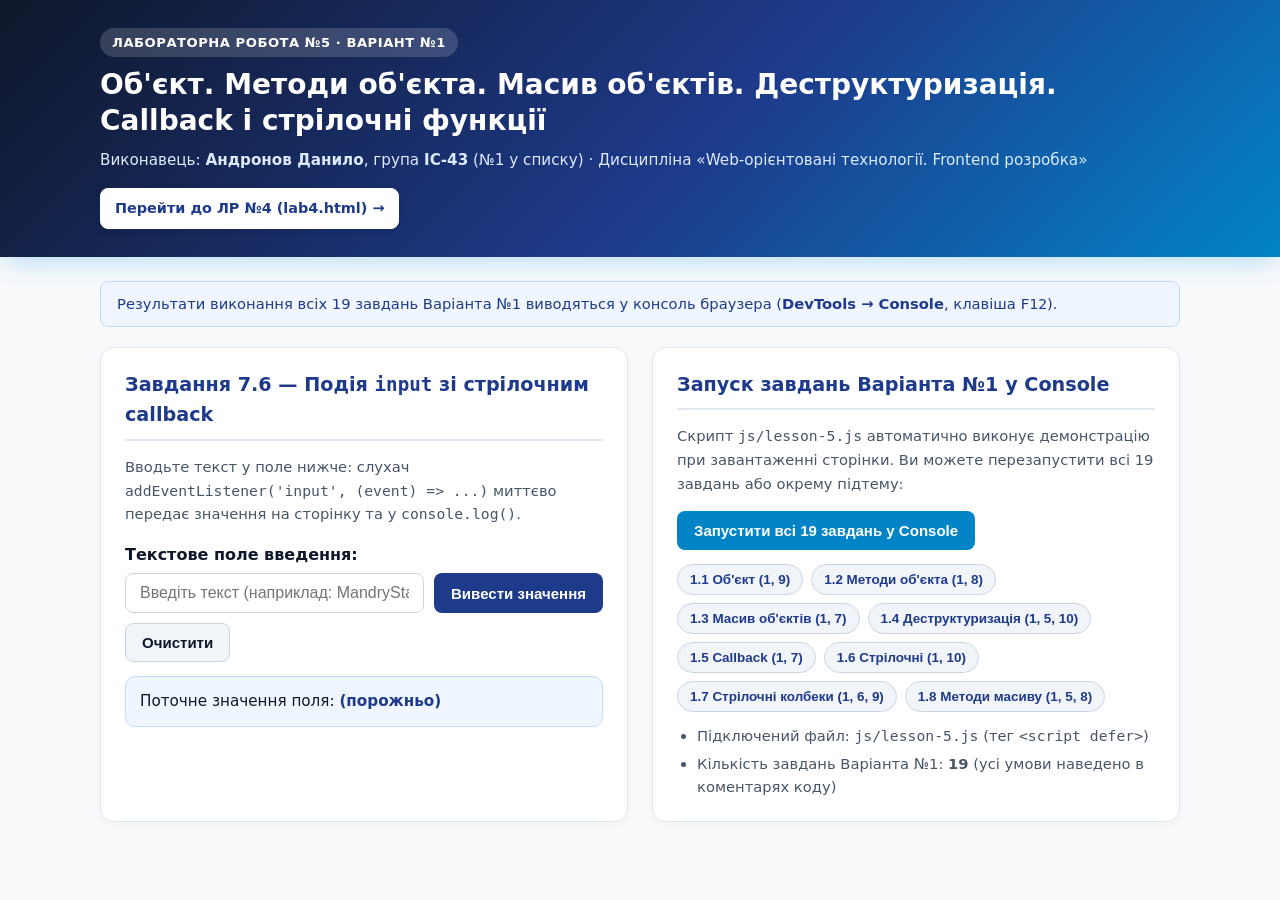
<file: index.html>
<!DOCTYPE html>
<html lang="uk">
<head>
    <meta charset="UTF-8">
    <meta name="viewport" content="width=device-width, initial-scale=1.0">
    <title>ЛР №5 — Об'єкти, методи, деструктуризація, callback, стрілочні функції (ІС-43)</title>
    <link rel="stylesheet" href="css/style.css">
    <script defer src="js/lesson-5.js"></script>
</head>
<body>
    <header class="page-header">
        <div class="container">
            <div class="header-top">
                <div>
                    <span class="header-badge">Лабораторна робота №5 · Варіант №1</span>
                    <h1>Об'єкт. Методи об'єкта. Масив об'єктів. Деструктуризація. Callback і стрілочні функції</h1>
                    <p class="header-meta">
                        Виконавець: <strong>Андронов Данило</strong>, група <strong>ІС-43</strong> (№1 у списку) ·
                        Дисципліна «Web-орієнтовані технології. Frontend розробка»
                    </p>
                </div>
                <nav class="header-nav" aria-label="Навігація лабораторними роботами">
                    <a class="nav-link" href="lab4.html">Перейти до ЛР №4 (lab4.html) →</a>
                </nav>
            </div>
        </div>
    </header>

    <main class="container">
        <p class="console-hint">
            Результати виконання всіх 19 завдань Варіанта №1 виводяться у консоль браузера (<strong>DevTools → Console</strong>, клавіша <code>F12</code>).
        </p>

        <div class="grid-layout">
            <!-- Інтерактивний блок для Завдання 7.6 -->
            <section class="card" aria-labelledby="task-7-6-title">
                <h2 id="task-7-6-title">Завдання 7.6 — Подія <code>input</code> зі стрілочним callback</h2>
                <p class="card-subtitle">
                    Вводьте текст у поле нижче: слухач <code>addEventListener('input', (event) =&gt; ...)</code> миттєво передає значення на сторінку та у <code>console.log()</code>.
                </p>

                <form id="task-7-6-form">
                    <div class="form-group">
                        <label for="task-7-6-input">Текстове поле введення:</label>
                        <div class="input-row">
                            <input
                                type="text"
                                id="task-7-6-input"
                                name="liveText"
                                placeholder="Введіть текст (наприклад: MandryStay ІС-43)..."
                                autocomplete="off"
                            >
                            <button type="button" id="task-7-6-button" class="btn btn-primary">
                                Вивести значення
                            </button>
                            <button type="button" id="task-7-6-clear" class="btn btn-secondary">
                                Очистити
                            </button>
                        </div>
                    </div>
                </form>

                <div class="live-output-box">
                    Поточне значення поля: <output id="task-7-6-output" for="task-7-6-input">(порожньо)</output>
                </div>
                <p id="task-7-6-status" class="status-note" aria-live="polite"></p>
            </section>

            <!-- Керування запуском демонстрацій Варіанта №1 у DevTools Console -->
            <section class="card" aria-labelledby="runner-title">
                <h2 id="runner-title">Запуск завдань Варіанта №1 у Console</h2>
                <p class="card-subtitle">
                    Скрипт <code>js/lesson-5.js</code> автоматично виконує демонстрацію при завантаженні сторінки. Ви можете перезапустити всі 19 завдань або окрему підтему:
                </p>

                <div class="input-row">
                    <button type="button" id="run-all-demos-btn" class="btn btn-accent">
                        Запустити всі 19 завдань у Console
                    </button>
                </div>

                <div class="subtopics-grid" aria-label="Запуск за підтемами">
                    <button type="button" class="btn-pill" data-subtopic="1">1.1 Об'єкт (1, 9)</button>
                    <button type="button" class="btn-pill" data-subtopic="2">1.2 Методи об'єкта (1, 8)</button>
                    <button type="button" class="btn-pill" data-subtopic="3">1.3 Масив об'єктів (1, 7)</button>
                    <button type="button" class="btn-pill" data-subtopic="4">1.4 Деструктуризація (1, 5, 10)</button>
                    <button type="button" class="btn-pill" data-subtopic="5">1.5 Callback (1, 7)</button>
                    <button type="button" class="btn-pill" data-subtopic="6">1.6 Стрілочні (1, 10)</button>
                    <button type="button" class="btn-pill" data-subtopic="7">1.7 Стрілочні колбеки (1, 6, 9)</button>
                    <button type="button" class="btn-pill" data-subtopic="8">1.8 Методи масиву (1, 5, 8)</button>
                </div>

                <ul class="tasks-list">
                    <li>Підключений файл: <code>js/lesson-5.js</code> (тег <code>&lt;script defer&gt;</code>)</li>
                    <li>Кількість завдань Варіанта №1: <strong>19</strong> (усі умови наведено в коментарях коду)</li>
                </ul>
            </section>
        </div>
    </main>
</body>
</html>
</file>
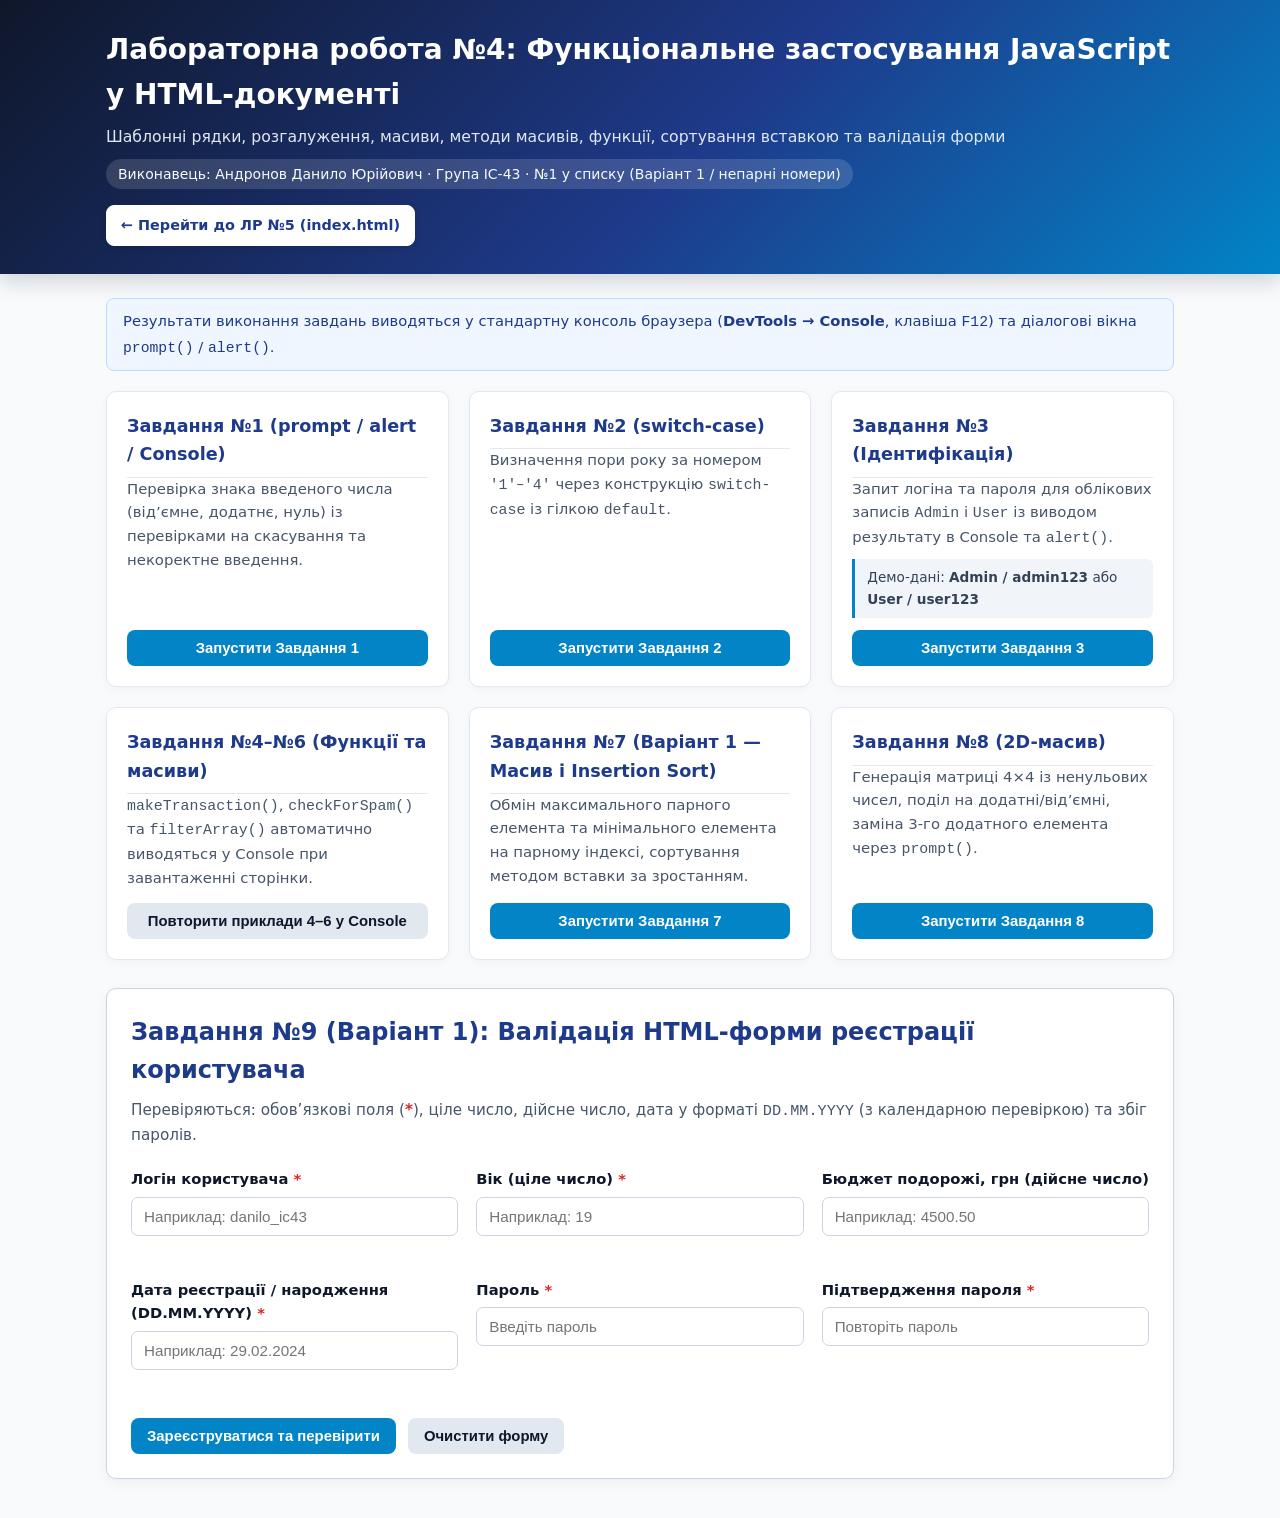
<file: lab4.html>
<!DOCTYPE html>
<html lang="uk">
<head>
  <meta charset="UTF-8">
  <meta name="viewport" content="width=device-width, initial-scale=1.0">
  <title>ЛР №4 — Функціональне застосування JS у HTML-документі (Андронов Д. Ю., ІС-43)</title>
  <link rel="stylesheet" href="style.css">
  <script defer src="js/lesson-4.js"></script>
</head>
<body>
  <header class="page-header">
    <div class="container">
      <div class="header-top">
        <div>
          <h1>Лабораторна робота №4: Функціональне застосування JavaScript у HTML-документі</h1>
          <p class="page-subtitle">Шаблонні рядки, розгалуження, масиви, методи масивів, функції, сортування вставкою та валідація форми</p>
          <span class="student-meta">Виконавець: Андронов Данило Юрійович · Група ІС-43 · №1 у списку (Варіант 1 / непарні номери)</span>
        </div>
        <nav class="header-nav" aria-label="Навігація лабораторними роботами">
          <a class="nav-link" href="index.html">← Перейти до ЛР №5 (index.html)</a>
        </nav>
      </div>
    </div>
  </header>

  <main class="container">
    <p class="console-hint">
      Результати виконання завдань виводяться у стандартну консоль браузера (<strong>DevTools → Console</strong>, клавіша <code>F12</code>) та діалогові вікна <code>prompt()</code> / <code>alert()</code>.
    </p>

    <section aria-label="Демонстрація завдань 1–8" class="grid-layout">
      <article class="task-card">
        <div>
          <h2>Завдання №1 (prompt / alert / Console)</h2>
          <p>Перевірка знака введеного числа (від’ємне, додатнє, нуль) із перевірками на скасування та некоректне введення.</p>
        </div>
        <button type="button" class="btn btn-primary" id="btn-task-1">Запустити Завдання 1</button>
      </article>

      <article class="task-card">
        <div>
          <h2>Завдання №2 (switch-case)</h2>
          <p>Визначення пори року за номером <code>'1'</code>–<code>'4'</code> через конструкцію <code>switch-case</code> із гілкою <code>default</code>.</p>
        </div>
        <button type="button" class="btn btn-primary" id="btn-task-2">Запустити Завдання 2</button>
      </article>

      <article class="task-card">
        <div>
          <h2>Завдання №3 (Ідентифікація)</h2>
          <p>Запит логіна та пароля для облікових записів <code>Admin</code> і <code>User</code> із виводом результату в Console та <code>alert()</code>.</p>
          <div class="hint-box">Демо-дані: <strong>Admin / admin123</strong> або <strong>User / user123</strong></div>
        </div>
        <button type="button" class="btn btn-primary" id="btn-task-3">Запустити Завдання 3</button>
      </article>

      <article class="task-card">
        <div>
          <h2>Завдання №4–№6 (Функції та масиви)</h2>
          <p><code>makeTransaction()</code>, <code>checkForSpam()</code> та <code>filterArray()</code> автоматично виводяться у Console при завантаженні сторінки.</p>
        </div>
        <button type="button" class="btn btn-secondary" id="btn-task-4-6">Повторити приклади 4–6 у Console</button>
      </article>

      <article class="task-card">
        <div>
          <h2>Завдання №7 (Варіант 1 — Масив і Insertion Sort)</h2>
          <p>Обмін максимального парного елемента та мінімального елемента на парному індексі, сортування методом вставки за зростанням.</p>
        </div>
        <button type="button" class="btn btn-primary" id="btn-task-7">Запустити Завдання 7</button>
      </article>

      <article class="task-card">
        <div>
          <h2>Завдання №8 (2D-масив)</h2>
          <p>Генерація матриці 4×4 із ненульових чисел, поділ на додатні/від’ємні, заміна 3-го додатного елемента через <code>prompt()</code>.</p>
        </div>
        <button type="button" class="btn btn-primary" id="btn-task-8">Запустити Завдання 8</button>
      </article>
    </section>

    <section class="form-section" id="task-9-section">
      <h2>Завдання №9 (Варіант 1): Валідація HTML-форми реєстрації користувача</h2>
      <p class="form-description">
        Перевіряються: обов’язкові поля (<span class="required-mark">*</span>), ціле число, дійсне число,
        дата у форматі <code>DD.MM.YYYY</code> (з календарною перевіркою) та збіг паролів.
      </p>

      <form id="registration-form" class="reg-form" novalidate>
        <div class="form-group">
          <label for="reg-username">Логін користувача <span class="required-mark">*</span></label>
          <input type="text" id="reg-username" name="username" placeholder="Наприклад: danilo_ic43" autocomplete="username">
          <span class="field-error" id="err-username" role="alert"></span>
        </div>

        <div class="form-group">
          <label for="reg-age">Вік (ціле число) <span class="required-mark">*</span></label>
          <input type="text" id="reg-age" name="age" placeholder="Наприклад: 19" inputmode="numeric">
          <span class="field-error" id="err-age" role="alert"></span>
        </div>

        <div class="form-group">
          <label for="reg-budget">Бюджет подорожі, грн (дійсне число)</label>
          <input type="text" id="reg-budget" name="budget" placeholder="Наприклад: 4500.50" inputmode="decimal">
          <span class="field-error" id="err-budget" role="alert"></span>
        </div>

        <div class="form-group">
          <label for="reg-birthdate">Дата реєстрації / народження (DD.MM.YYYY) <span class="required-mark">*</span></label>
          <input type="text" id="reg-birthdate" name="birthDate" placeholder="Наприклад: 29.02.2024">
          <span class="field-error" id="err-birthDate" role="alert"></span>
        </div>

        <div class="form-group">
          <label for="reg-password">Пароль <span class="required-mark">*</span></label>
          <input type="password" id="reg-password" name="password" placeholder="Введіть пароль" autocomplete="new-password">
          <span class="field-error" id="err-password" role="alert"></span>
        </div>

        <div class="form-group">
          <label for="reg-confirm-password">Підтвердження пароля <span class="required-mark">*</span></label>
          <input type="password" id="reg-confirm-password" name="confirmPassword" placeholder="Повторіть пароль" autocomplete="new-password">
          <span class="field-error" id="err-confirmPassword" role="alert"></span>
        </div>

        <div class="form-actions">
          <button type="submit" class="btn btn-primary">Зареєструватися та перевірити</button>
          <button type="reset" class="btn btn-secondary" id="btn-reset-reg">Очистити форму</button>
        </div>

        <div id="reg-form-status" class="form-status" role="status" aria-live="polite"></div>
      </form>
    </section>
  </main>
</body>
</html>
</file>
<file: css/style.css>
/* Стилі демонстраційної сторінки ЛР №5 (ІС-43, Андронов Данило, Варіант №1) */

* {
    box-sizing: border-box;
    margin: 0;
    padding: 0;
}

:root {
    --bg-page: #f8fafc;
    --bg-card: #ffffff;
    --ink-main: #0f172a;
    --ink-muted: #475569;
    --border-soft: #e2e8f0;
    --brand-dark: #0f172a;
    --brand-primary: #1e3a8a;
    --brand-accent: #0284c7;
    --brand-soft: #eff6ff;
}

body {
    font-family: system-ui, -apple-system, BlinkMacSystemFont, "Segoe UI", Roboto, Arial, sans-serif;
    font-size: 16px;
    line-height: 1.6;
    color: var(--ink-main);
    background-color: var(--bg-page);
    padding-bottom: 48px;
}

.page-header {
    background: linear-gradient(135deg, var(--brand-dark) 0%, var(--brand-primary) 55%, var(--brand-accent) 100%);
    color: #ffffff;
    padding: 28px 24px;
    box-shadow: 0 10px 25px -5px rgba(2, 132, 199, 0.25);
    margin-bottom: 24px;
}

.container {
    max-width: 1120px;
    margin: 0 auto;
    padding: 0 20px;
}

.header-top {
    display: flex;
    justify-content: space-between;
    align-items: flex-start;
    flex-wrap: wrap;
    gap: 16px;
}

.header-badge {
    display: inline-block;
    font-size: 0.82rem;
    font-weight: 700;
    letter-spacing: 0.04em;
    text-transform: uppercase;
    background: rgba(255, 255, 255, 0.16);
    padding: 4px 12px;
    border-radius: 999px;
    margin-bottom: 10px;
}

.page-header h1 {
    font-size: 1.75rem;
    line-height: 1.3;
    margin-bottom: 8px;
}

.header-meta {
    font-size: 0.95rem;
    color: #dbeafe;
}

.header-nav {
    display: flex;
    gap: 10px;
}

.nav-link {
    display: inline-flex;
    align-items: center;
    padding: 8px 14px;
    background: #ffffff;
    border: 1px solid #ffffff;
    border-radius: 8px;
    color: #1e3a8a;
    box-shadow: 0 2px 6px rgba(15, 23, 42, 0.15);
    text-decoration: none;
    font-size: 0.9rem;
    font-weight: 600;
    transition: background-color 0.2s ease;
}

.nav-link:hover {
    background: #eff6ff;
}

.console-hint {
    background: var(--brand-soft);
    border: 1px solid #bfdbfe;
    border-radius: 8px;
    padding: 10px 16px;
    margin-bottom: 20px;
    font-size: 0.92rem;
    color: var(--brand-primary);
}

.grid-layout {
    display: grid;
    grid-template-columns: 1fr 1fr;
    gap: 24px;
    margin-bottom: 24px;
}

.card {
    background: var(--bg-card);
    border: 1px solid var(--border-soft);
    border-radius: 14px;
    padding: 22px 24px;
    box-shadow: 0 2px 10px rgba(15, 23, 42, 0.04);
}

.card h2 {
    font-size: 1.2rem;
    color: var(--brand-primary);
    border-bottom: 2px solid var(--border-soft);
    padding-bottom: 8px;
    margin-bottom: 14px;
}

.card-subtitle {
    font-size: 0.92rem;
    color: var(--ink-muted);
    margin-bottom: 16px;
}

.form-group {
    margin-bottom: 14px;
}

.form-group label {
    display: block;
    font-weight: 600;
    margin-bottom: 6px;
}

.input-row {
    display: flex;
    gap: 10px;
    flex-wrap: wrap;
}

input[type="text"] {
    flex: 1 1 220px;
    padding: 10px 14px;
    border: 1.5px solid #cbd5e1;
    border-radius: 8px;
    font-size: 1rem;
    color: var(--ink-main);
    transition: border-color 0.15s ease, box-shadow 0.15s ease;
}

input[type="text"]:focus {
    outline: none;
    border-color: var(--brand-accent);
    box-shadow: 0 0 0 3px rgba(2, 132, 199, 0.18);
}

.btn {
    display: inline-flex;
    align-items: center;
    justify-content: center;
    padding: 10px 16px;
    font-size: 0.94rem;
    font-weight: 600;
    border-radius: 8px;
    border: 1px solid transparent;
    cursor: pointer;
    transition: background-color 0.15s ease, transform 0.1s ease;
}

.btn:active {
    transform: translateY(1px);
}

.btn-primary {
    background-color: var(--brand-primary);
    color: #ffffff;
}

.btn-primary:hover {
    background-color: #172554;
}

.btn-accent {
    background-color: var(--brand-accent);
    color: #ffffff;
}

.btn-accent:hover {
    background-color: #0369a1;
}

.btn-secondary {
    background-color: #f1f5f9;
    color: var(--ink-main);
    border-color: #cbd5e1;
}

.btn-secondary:hover {
    background-color: #e2e8f0;
}

.live-output-box {
    margin-top: 14px;
    padding: 12px 14px;
    border-radius: 10px;
    background-color: var(--brand-soft);
    border: 1px solid #bfdbfe;
    font-size: 0.95rem;
}

.live-output-box output {
    font-weight: 700;
    color: var(--brand-primary);
    word-break: break-word;
}

.status-note {
    margin-top: 8px;
    font-size: 0.88rem;
    color: var(--ink-muted);
    min-height: 1.4em;
}

.subtopics-grid {
    display: flex;
    flex-wrap: wrap;
    gap: 8px;
    margin-top: 14px;
}

.btn-pill {
    padding: 7px 12px;
    font-size: 0.84rem;
    border-radius: 999px;
    background-color: #f1f5f9;
    color: var(--brand-primary);
    border: 1px solid #cbd5e1;
    font-weight: 600;
    cursor: pointer;
}

.btn-pill:hover {
    background-color: #dbeafe;
    border-color: #93c5fd;
}

.tasks-list {
    margin-top: 12px;
    padding-left: 20px;
    font-size: 0.92rem;
    color: var(--ink-muted);
}

.tasks-list li + li {
    margin-top: 4px;
}

@media (max-width: 820px) {
    .grid-layout {
        grid-template-columns: 1fr;
    }
}
</file>
<file: style.css>
/* ==========================================================================
   Лабораторна робота №4: Функціональне застосування JS у HTML-документі
   Виконавець: Андронов Данило, група ІС-43, Варіант 1 (№1 у списку)
   ========================================================================== */

:root {
  --bg-page: #f8fafc;
  --bg-card: #ffffff;
  --text-main: #0f172a;
  --text-muted: #475569;
  --primary: #1e3a8a;
  --accent: #0284c7;
  --accent-hover: #0369a1;
  --border: #cbd5e1;
  --error: #dc2626;
  --error-bg: #fef2f2;
  --success: #15803d;
  --success-bg: #f0fdf4;
  --radius: 10px;
}

* {
  box-sizing: border-box;
  margin: 0;
  padding: 0;
}

body {
  font-family: "Inter", system-ui, -apple-system, BlinkMacSystemFont, "Segoe UI", Roboto, Arial, sans-serif;
  background-color: var(--bg-page);
  color: var(--text-main);
  line-height: 1.6;
  padding-bottom: 48px;
}

.page-header {
  background: linear-gradient(135deg, #0f172a 0%, #1e3a8a 55%, #0284c7 100%);
  color: #ffffff;
  padding: 28px 24px;
  margin-bottom: 24px;
  box-shadow: 0 8px 20px rgba(15, 23, 42, 0.16);
}

.container {
  max-width: 1100px;
  margin: 0 auto;
  padding: 0 16px;
}

.header-top {
  display: flex;
  justify-content: space-between;
  align-items: flex-start;
  flex-wrap: wrap;
  gap: 16px;
}

.page-header h1 {
  font-size: 1.75rem;
  font-weight: 800;
  margin-bottom: 6px;
}

.page-subtitle {
  color: #e2e8f0;
  font-size: 0.98rem;
}

.student-meta {
  display: inline-block;
  margin-top: 10px;
  padding: 4px 12px;
  background: rgba(255, 255, 255, 0.14);
  border-radius: 999px;
  font-size: 0.875rem;
  color: #f8fafc;
}

.header-nav {
  display: flex;
  gap: 10px;
}

.nav-link {
  display: inline-flex;
  align-items: center;
  padding: 8px 14px;
  background: #ffffff;
  border: 1px solid #ffffff;
  border-radius: 8px;
  color: #1e3a8a;
  box-shadow: 0 2px 6px rgba(15, 23, 42, 0.15);
  text-decoration: none;
  font-size: 0.9rem;
  font-weight: 600;
  transition: background-color 0.2s ease;
}

.nav-link:hover {
  background: #eff6ff;
}

.console-hint {
  background: #eff6ff;
  border: 1px solid #bfdbfe;
  border-radius: 8px;
  padding: 10px 16px;
  margin-bottom: 20px;
  font-size: 0.92rem;
  color: #1e3a8a;
}

.grid-layout {
  display: grid;
  grid-template-columns: repeat(auto-fit, minmax(310px, 1fr));
  gap: 20px;
  margin-bottom: 28px;
}

.task-card {
  background: var(--bg-card);
  border: 1px solid #e2e8f0;
  border-radius: var(--radius);
  padding: 20px;
  box-shadow: 0 2px 8px rgba(15, 23, 42, 0.04);
  display: flex;
  flex-direction: column;
  justify-content: space-between;
  gap: 12px;
}

.task-card h2 {
  font-size: 1.1rem;
  color: var(--primary);
  border-bottom: 1px solid #e2e8f0;
  padding-bottom: 8px;
}

.task-card p {
  font-size: 0.93rem;
  color: var(--text-muted);
}

.hint-box {
  background: #f1f5f9;
  border-left: 3px solid var(--accent);
  padding: 8px 12px;
  border-radius: 0 6px 6px 0;
  font-size: 0.85rem;
  color: #334155;
  margin-top: 8px;
}

.btn {
  display: inline-flex;
  align-items: center;
  justify-content: center;
  gap: 6px;
  padding: 10px 16px;
  border: none;
  border-radius: 8px;
  font-size: 0.93rem;
  font-weight: 600;
  cursor: pointer;
  transition: background-color 0.2s ease, transform 0.1s ease;
}

.btn:active {
  transform: translateY(1px);
}

.btn-primary {
  background-color: var(--accent);
  color: #ffffff;
}

.btn-primary:hover {
  background-color: var(--accent-hover);
}

.btn-secondary {
  background-color: #e2e8f0;
  color: var(--text-main);
}

.btn-secondary:hover {
  background-color: #cbd5e1;
}

.form-section {
  background: var(--bg-card);
  border: 1px solid var(--border);
  border-radius: var(--radius);
  padding: 24px;
  box-shadow: 0 4px 12px rgba(15, 23, 42, 0.05);
}

.form-section h2 {
  color: var(--primary);
  margin-bottom: 8px;
}

.form-description {
  color: var(--text-muted);
  font-size: 0.95rem;
  margin-bottom: 20px;
}

.reg-form {
  display: grid;
  grid-template-columns: repeat(auto-fit, minmax(260px, 1fr));
  gap: 18px;
}

.form-group {
  display: flex;
  flex-direction: column;
  gap: 6px;
}

.form-group label {
  font-weight: 600;
  font-size: 0.92rem;
  color: var(--text-main);
}

.required-mark {
  color: var(--error);
  font-weight: 700;
}

.form-group input {
  padding: 10px 12px;
  border: 1.5px solid var(--border);
  border-radius: 7px;
  font-size: 0.95rem;
  color: var(--text-main);
  transition: border-color 0.2s ease, box-shadow 0.2s ease;
}

.form-group input:focus {
  outline: none;
  border-color: var(--accent);
  box-shadow: 0 0 0 3px rgba(2, 132, 199, 0.18);
}

.form-group input.input-invalid {
  border-color: var(--error);
  background-color: var(--error-bg);
}

.form-group input.input-valid {
  border-color: var(--success);
}

.field-error {
  min-height: 18px;
  font-size: 0.82rem;
  color: var(--error);
}

.form-actions {
  grid-column: 1 / -1;
  display: flex;
  flex-wrap: wrap;
  gap: 12px;
  margin-top: 6px;
}

.form-status {
  grid-column: 1 / -1;
  padding: 12px 16px;
  border-radius: 8px;
  font-size: 0.93rem;
  font-weight: 600;
  display: none;
}

.form-status.is-visible {
  display: block;
}

.form-status.is-error {
  background-color: var(--error-bg);
  color: var(--error);
  border: 1px solid #fecaca;
}

.form-status.is-success {
  background-color: var(--success-bg);
  color: var(--success);
  border: 1px solid #bbf7d0;
}
</file>
